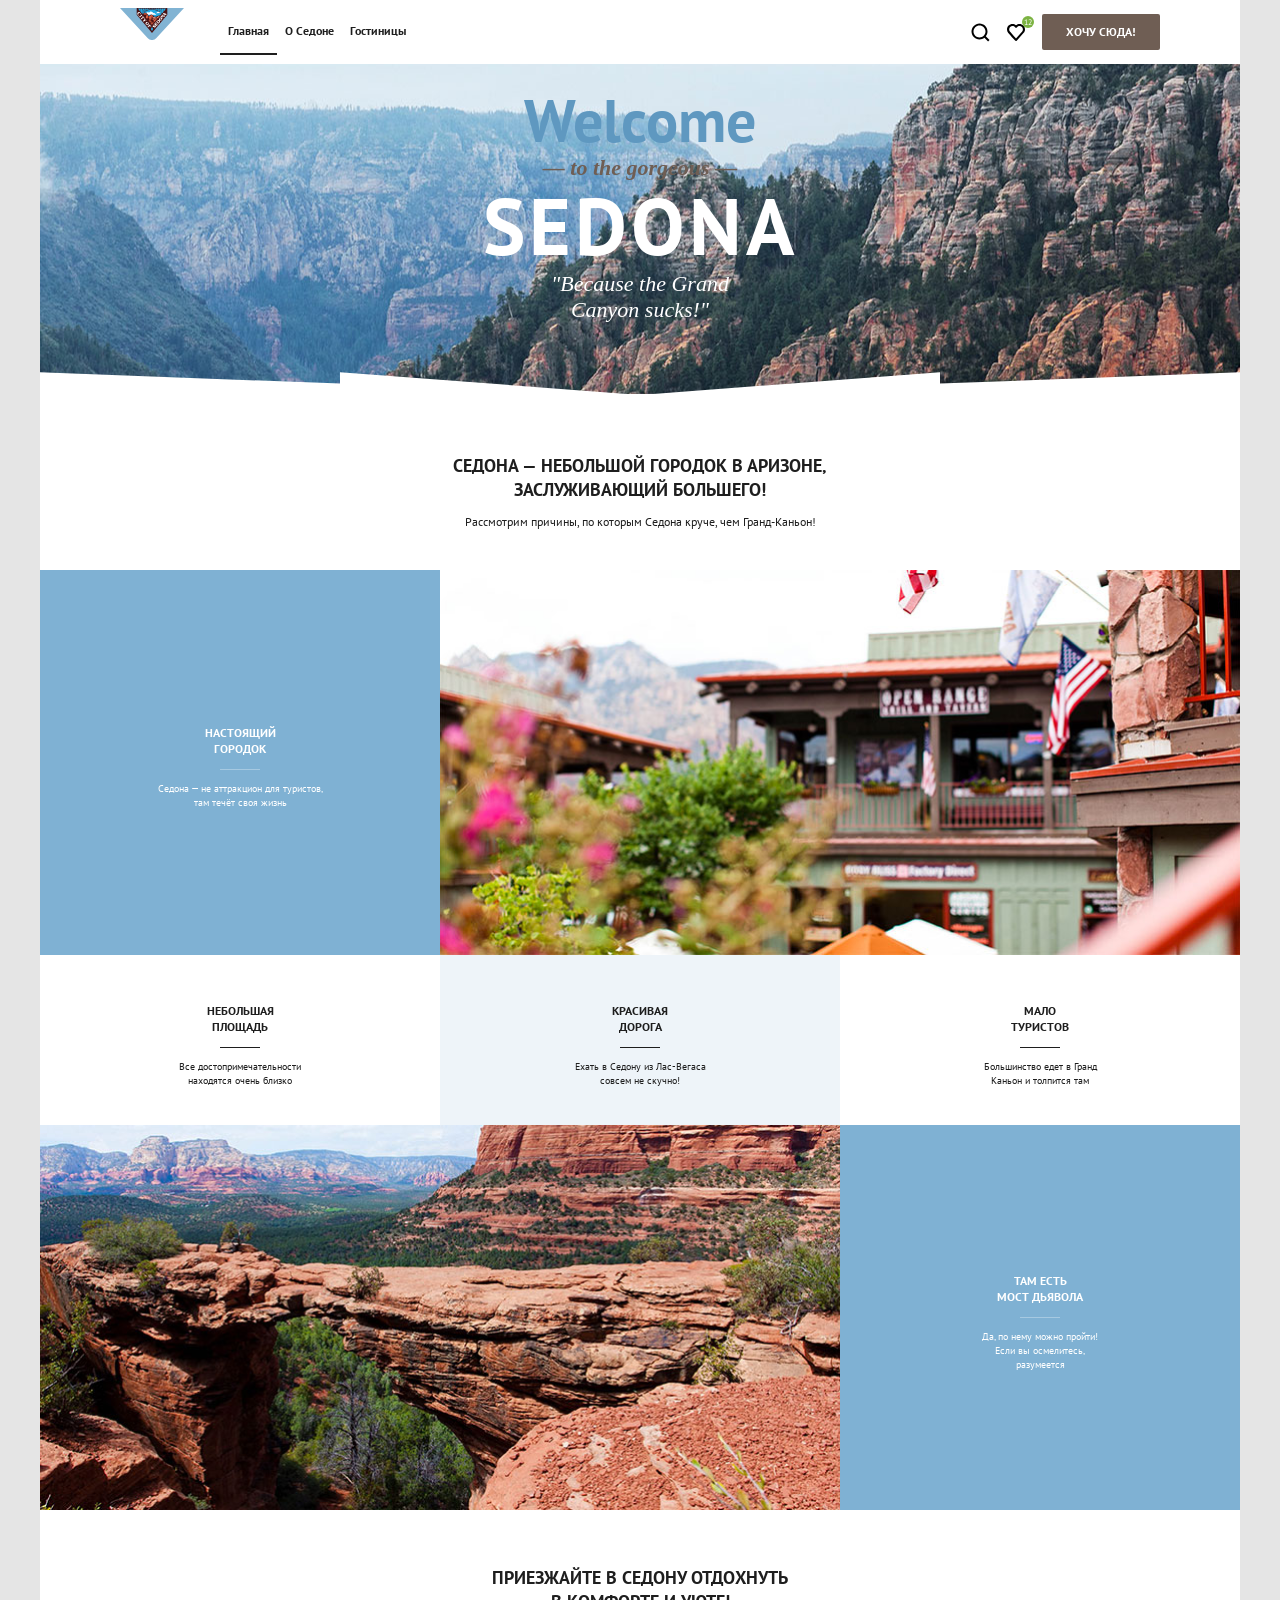
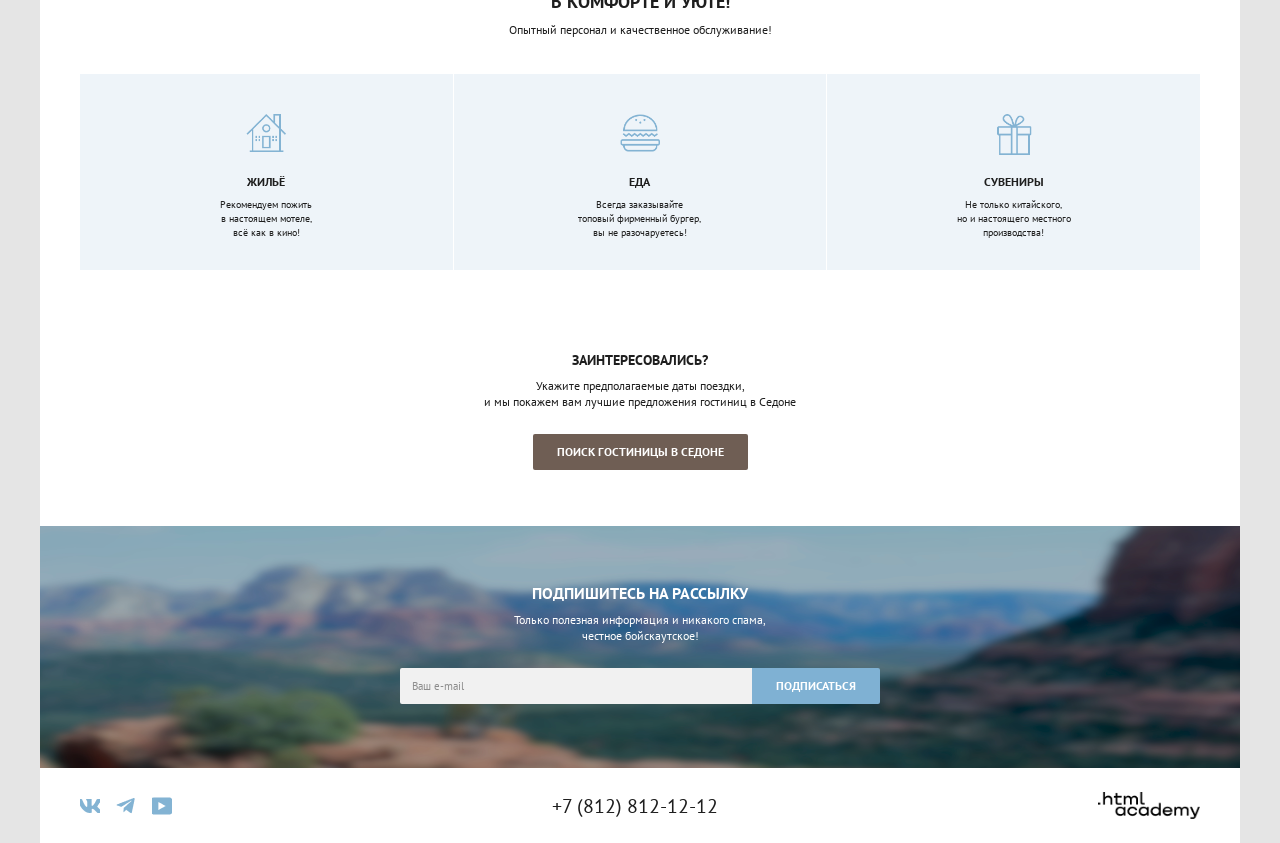
<file: index.html>
<!DOCTYPE html>
<html lang="ru">
  <head>
    <meta charset="utf-8">
    <meta name="viewport" content="width=device-width, initial-scale=1">
    <title>HTML Academy: Седона</title>
    <link rel="preload" href="fonts/ptsans-400.woff2" as="font" type="font/woff2" crossorigin>
  <link rel="preload" href="fonts/ptsans-700.woff2" as="font" type="font/woff2" crossorigin>
  <link rel="stylesheet" href="styles/styles.css">
</head>
<body>
  <header class="page-header">
    <div class="page-header__wrapper">
      <a class="logo" href="index.html">
        <img src="images/logo.svg" width="64" height="48" alt="Логотип Седоны.">
      </a>
      <nav class="main-nav">
        <ul class="main-nav__list">
          <li class="main-nav__item"><a class="main-nav__link main-nav__link--current" href="index.html">Главная</a></li>
          <li class="main-nav__item"><a class="main-nav__link" href="#">О Седоне</a></li>
          <li class="main-nav__item"><a class="main-nav__link" href="catalog.html">Гостиницы</a></li>
        </ul>
      </nav>
      <ul class="user-nav">
        <li class="user-nav__item">
          <a class="user-nav__button user-nav__button--search" href="#search-modal">
            <span class="visually-hidden">Поиск гостиницы</span>
          </a>
        </li>
        <li class="user-nav__item">
          <a class="user-nav__link user-nav__link--favorites" href="#">
            <span class="visually-hidden">Избранное:</span>
            <span class="user-nav__counter">12</span>
          </a>
        </li>
        <li class="user-nav__item">
          <a class="button button--brown" href="#">Хочу сюда!</a>
        </li>
      </ul>
    </div>
  </header>

  <main class="page-main">
    <section class="hero hero::after">
      <div class="hero__wrapper">
        <p class="hero__welcome">Welcome <span class="hero__welcome-sub">— to the gorgeous —</span></p>
        <h1 class="hero__title">Sedona</h1>
        <p class="hero__slogan">"Because the Grand <br>Canyon sucks!"</p>
      </div>
    </section>

    <section class="intro">
      <h2 class="intro__title">Седона — небольшой городок в Аризоне,<br> заслуживающий большего!</h2>
      <p class="intro__text">Рассмотрим причины, по которым Седона круче, чем Гранд-Каньон!</p>
    </section>

    <section class="reasons">
      <h2 class="visually-hidden">Почему Седона</h2>
      <ul class="reasons__list">
        <li class="reasons__item reasons__item--tile reasons__item--tile-first">
          <h3 class="reasons__title">Настоящий<br> городок</h3>
          <p class="reasons__text">Седона — не аттракцион для туристов,<br> там течёт своя жизнь</p>
        </li>
        <li class="reasons__item reasons__item--photo-top">
          <img class="reasons__image" src="images/town.png" alt="Улица Седоны с цветами и сувенирными лавками.">
        </li>
        <li class="reasons__item reasons__item--feature">
          <h3 class="reasons__title">Небольшая<br> площадь</h3>
          <p class="reasons__text">Все достопримечательности <br>находятся очень близко</p>
        </li>
        <li class="reasons__item reasons__item--feature reasons__item--feature-accent">
          <h3 class="reasons__title">Красивая <br>дорога</h3>
          <p class="reasons__text">Ехать в Седону из Лас-Вегаса<br> совсем не скучно!</p>
        </li>
        <li class="reasons__item reasons__item--feature">
          <h3 class="reasons__title">Мало <br>туристов</h3>
          <p class="reasons__text">Большинство едет в Гранд <br>Каньон и толпится там</p>
        </li>
        <li class="reasons__item reasons__item--photo-bottom">
          <img class="reasons__image" src="images/bridge.png" alt="Красные скалы Седоны на закате.">
        </li>
        <li class="reasons__item reasons__item--tile reasons__item--tile-last">
          <h3 class="reasons__title">Там есть<br> мост Дьявола</h3>
          <p class="reasons__text">Да, по нему можно пройти!<br> Если вы осмелитесь, <br>разумеется</p>
        </li>
      </ul>
    </section>

    <section class="comfort">
      <h2 class="comfort__title">Приезжайте в Седону отдохнуть<br> в комфорте и уюте!</h2>
      <p class="comfort__text">Опытный персонал и качественное обслуживание!</p>
      <ul class="comfort__list">
        <li class="comfort__item comfort__item--home">
          <h3 class="comfort__item-title">Жильё</h3>
          <p class="comfort__item-text">Рекомендуем пожить <br>в настоящем мотеле, <br>всё как в кино!</p>
        </li>
        <li class="comfort__item comfort__item--food">
          <h3 class="comfort__item-title">Еда</h3>
          <p class="comfort__item-text">Всегда заказывайте <br>топовый фирменный бургер,<br> вы не разочаруетесь!</p>
        </li>
        <li class="comfort__item comfort__item--gifts">
          <h3 class="comfort__item-title">Сувениры</h3>
          <p class="comfort__item-text">Не только китайского,<br> но и настоящего местного<br> производства!</p>
        </li>
      </ul>
    </section>

    <section class="interest">
      <h2 class="interest__title">Заинтересовались?</h2>
      <p class="interest__text">Укажите предполагаемые даты поездки,<br> и мы покажем вам лучшие предложения гостиниц в Седоне</p>
      <a class="button button--brown button--wide" href="#search-modal">Поиск гостиницы в Седоне</a>
    </section>

    <section class="subscribe">
      <h2 class="subscribe__title">Подпишитесь на рассылку</h2>
      <p class="subscribe__text">Только полезная информация и никакого спама,<br> честное бойскаутское!</p>
      <form class="subscribe__form" action="https://echo.htmlacademy.ru/" method="post">
        <label class="visually-hidden" for="subscribe-email">Ваш e-mail</label>
        <input class="subscribe__input" id="subscribe-email" type="email" name="email" placeholder="Ваш e-mail" required>
        <button class="button button--blue" type="submit">Подписаться</button>
      </form>
    </section>
  </main>

  <footer class="page-footer">
    <div class="page-footer__wrapper">
      <ul class="social">
        <li class="social__item">
          <a class="social__link social__link--vk" href="https://vk.com/htmlacademy"><span class="visually-hidden">Вконтакте</span></a>
        </li>
        <li class="social__item">
          <a class="social__link social__link--tg" href="https://t.me/htmlacademy"><span class="visually-hidden">Телеграм</span></a>
        </li>
        <li class="social__item">
          <a class="social__link social__link--yt" href="https://www.youtube.com/user/htmlacademyru"><span class="visually-hidden">Ютуб</span></a>
        </li>
      </ul>
      <a class="page-footer__phone" href="tel:+78128121212">+7 (812) 812-12-12</a>
      <a class="page-footer__academy" href="https://htmlacademy.ru/">
        <img src="images/logo_htmlacademy.png" width="102" height="27" alt="Логотип HTML Academy.">
      </a>
    </div>
  </footer>

  <div class="modal" id="search-modal">
    <section class="modal__window" role="dialog" aria-modal="true" aria-labelledby="modal-title">
      <h2 class="modal__title" id="modal-title">Поиск гостиницы в Седоне</h2>
      <a class="modal__close" href="#!"><span class="visually-hidden">Закрыть окно</span></a>
      <form class="search-form" action="https://echo.htmlacademy.ru/" method="post">
        <div class="search-form__field">
          <label class="search-form__label" for="date-in">Дата заезда:</label>
          <input class="search-form__input" id="date-in" type="text" name="date-in" value="27 апреля 2020" required>
          <p class="search-form__error">Мы не можем отправить вас в прошлое.</p>
        </div>
        <div class="search-form__field">
          <label class="search-form__label" for="date-out">Дата выезда:</label>
          <input class="search-form__input" id="date-out" type="text" name="date-out" value="1 сентября 2023" required>
          <p class="search-form__hint">На эти даты есть свободные номера. Пока есть.</p>
        </div>
        <div class="search-form__counters">
          <div class="search-form__counter">
            <label class="search-form__label" for="adults">Взрослые:</label>
            <div class="stepper">
              <button class="stepper__button stepper__button--minus" type="button"><span class="visually-hidden">Уменьшить</span></button>
              <input class="stepper__input" id="adults" type="number" name="adults" min="1" value="2">
              <button class="stepper__button stepper__button--plus" type="button"><span class="visually-hidden">Увеличить</span></button>
            </div>
          </div>
          <div class="search-form__counter">
            <label class="search-form__label" for="kids">Дети:</label>
            <span class="search-form__info-wrap">
              <button class="search-form__info" type="button" aria-describedby="kids-popover">
                <span aria-hidden="true">i</span>
                <span class="visually-hidden">Подсказка</span>
              </button>
              <span class="popover" id="kids-popover" role="tooltip">Укажите количество детей, которые будут с вами, возраст которых от 6 до 18 лет. Дети до 6 лет размещаются бесплатно.</span>
            </span>
            <div class="stepper">
              <button class="stepper__button stepper__button--minus" type="button"><span class="visually-hidden">Уменьшить</span></button>
              <input class="stepper__input" id="kids" type="number" name="kids" min="0" value="2">
              <button class="stepper__button stepper__button--plus" type="button"><span class="visually-hidden">Увеличить</span></button>
            </div>
          </div>
        </div>
        <button class="button button--blue button--wide button--large" type="submit">Найти гостиницу</button>
      </form>
    </section>
  </div>
</body>
</html>
</file>
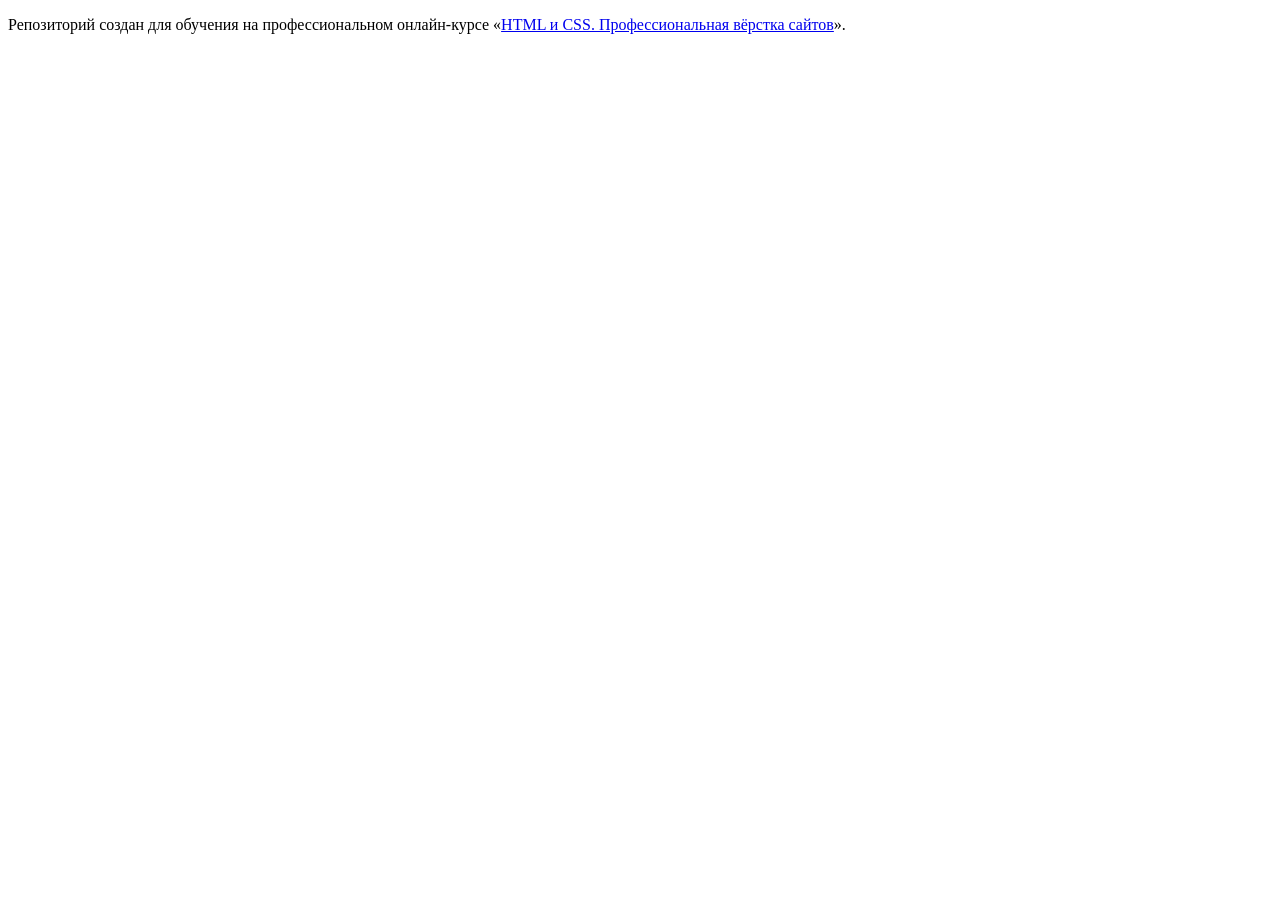
<file: 1/index.html>
<!DOCTYPE html>
<html lang="ru">
  <head>
    <meta charset="utf-8">
    <title>HTML Academy: Седона</title>
    <base href="https://htmlacademy-univer-htmlcss-1.github.io/2672525-sedona-2/1/">
</head>
  <body>

    <p>Репозиторий создан для обучения на профессиональном онлайн‑курсе «<a href="https://htmlacademy.ru/intensive/htmlcss">HTML и CSS. Профессиональная вёрстка сайтов</a>».</p>

  </body>
</html>
</file>
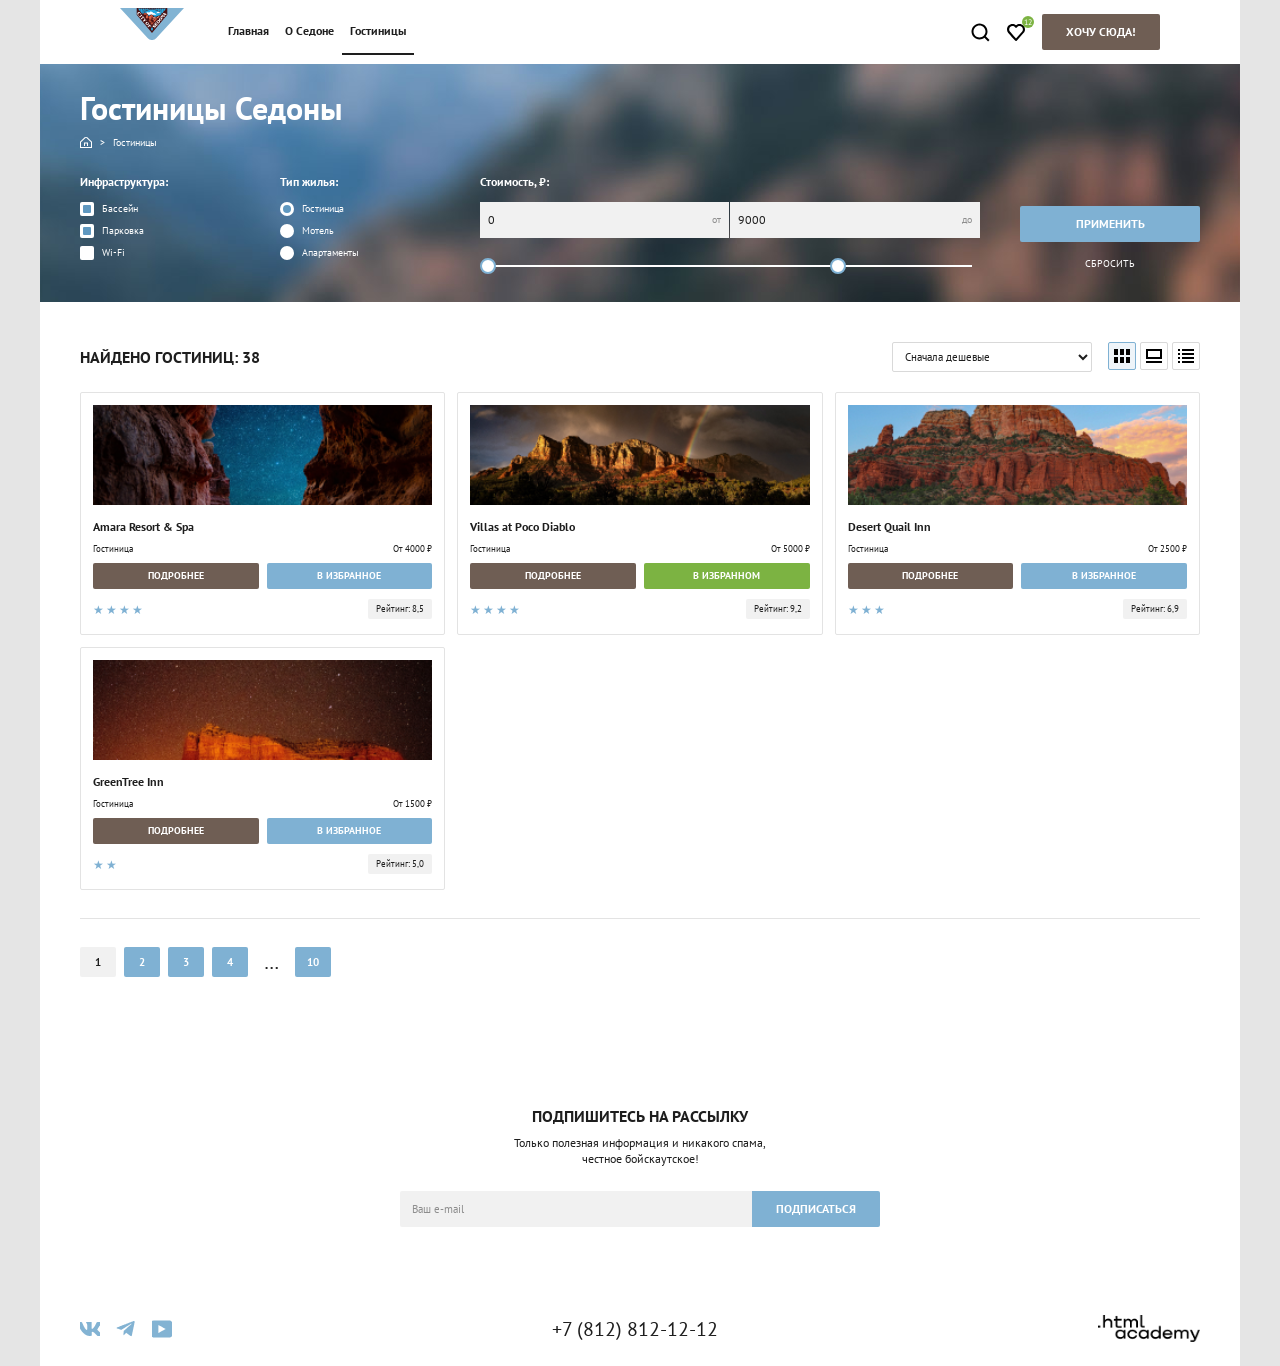
<file: catalog.html>
<!DOCTYPE html>
<html lang="ru">
<head>
  <meta charset="utf-8">
  <meta name="viewport" content="width=device-width, initial-scale=1">
  <title>Гостиницы Седоны</title>
  <link rel="preload" href="fonts/ptsans-400.woff2" as="font" type="font/woff2" crossorigin>
  <link rel="preload" href="fonts/ptsans-700.woff2" as="font" type="font/woff2" crossorigin>
  <link rel="stylesheet" href="styles/styles.css">
</head>
<body>
  <header class="page-header">
    <div class="page-header__wrapper">
      <a class="logo" href="index.html">
        <img src="images/logo.svg" width="64" height="48" alt="Логотип Седоны.">
      </a>
      <nav class="main-nav">
        <ul class="main-nav__list">
          <li class="main-nav__item"><a class="main-nav__link" href="index.html">Главная</a></li>
          <li class="main-nav__item"><a class="main-nav__link" href="#">О Седоне</a></li>
          <li class="main-nav__item"><a class="main-nav__link main-nav__link--current" href="catalog.html">Гостиницы</a></li>
        </ul>
      </nav>
      <ul class="user-nav">
        <li class="user-nav__item">
          <button class="user-nav__button user-nav__button--search" type="button">
            <span class="visually-hidden">Поиск гостиницы</span>
          </button>
        </li>
        <li class="user-nav__item">
          <a class="user-nav__link user-nav__link--favorites" href="#">
            <span class="visually-hidden">Избранное:</span>
            <span class="user-nav__counter">12</span>
          </a>
        </li>
        <li class="user-nav__item">
          <a class="button button--brown" href="#">Хочу сюда!</a>
        </li>
      </ul>
    </div>
  </header>

  <main class="page-main">
    <section class="catalog-hero">
      <div class="catalog-hero__wrapper">
        <h1 class="catalog-hero__title">Гостиницы Седоны</h1>
        <ul class="breadcrumbs">
          <li class="breadcrumbs__item"><a class="breadcrumbs__link breadcrumbs__link--home" href="index.html"><span class="visually-hidden">Главная</span></a></li>
          <li class="breadcrumbs__item">Гостиницы</li>
        </ul>

        <form class="filter" action="https://echo.htmlacademy.ru/" method="post">
          <fieldset class="filter__group">
            <legend class="filter__legend">Инфраструктура:</legend>
            <label class="check">
              <input class="check__input visually-hidden" type="checkbox" name="infrastructure" value="pool" checked>
              <span class="check__box"></span>
              <span class="check__text">Бассейн</span>
            </label>
            <label class="check">
              <input class="check__input visually-hidden" type="checkbox" name="infrastructure" value="parking" checked>
              <span class="check__box"></span>
              <span class="check__text">Парковка</span>
            </label>
            <label class="check">
              <input class="check__input visually-hidden" type="checkbox" name="infrastructure" value="wifi">
              <span class="check__box"></span>
              <span class="check__text">Wi-Fi</span>
            </label>
          </fieldset>

          <fieldset class="filter__group">
            <legend class="filter__legend">Тип жилья:</legend>
            <label class="check check--radio">
              <input class="check__input visually-hidden" type="radio" name="type" value="hotel" checked>
              <span class="check__box"></span>
              <span class="check__text">Гостиница</span>
            </label>
            <label class="check check--radio">
              <input class="check__input visually-hidden" type="radio" name="type" value="motel">
              <span class="check__box"></span>
              <span class="check__text">Мотель</span>
            </label>
            <label class="check check--radio">
              <input class="check__input visually-hidden" type="radio" name="type" value="apartments">
              <span class="check__box"></span>
              <span class="check__text">Апартаменты</span>
            </label>
          </fieldset>

          <fieldset class="filter__group filter__group--price">
            <legend class="filter__legend">Стоимость, ₽:</legend>
            <div class="price">
              <label class="price__field">
                <span class="price__label">от</span>
                <input class="price__input" type="number" name="price-min" min="0" max="9000" value="0">
              </label>
              <label class="price__field">
                <span class="price__label">до</span>
                <input class="price__input" type="number" name="price-max" min="0" max="9000" value="9000">
              </label>
            </div>
            <div class="range">
              <input class="range__input" type="range" name="range-min" min="0" max="9000" value="0" aria-label="Минимальная стоимость">
              <input class="range__input" type="range" name="range-max" min="0" max="9000" value="6500" aria-label="Максимальная стоимость">
            </div>
          </fieldset>

          <div class="filter__buttons">
            <button class="button button--blue button--wide" type="submit">Применить</button>
            <button class="filter__reset" type="reset">Сбросить</button>
          </div>
        </form>
      </div>
    </section>

    <section class="catalog">
      <div class="catalog__top">
        <h2 class="catalog__title">Найдено гостиниц: 38</h2>
        <div class="catalog__controls">
          <label class="visually-hidden" for="sort">Сортировка</label>
          <select class="catalog__sort" id="sort" name="sort">
            <option value="price-asc" selected>Сначала дешевые</option>
            <option value="price-desc">Сначала дорогие</option>
            <option value="rating">По рейтингу</option>
          </select>
          <ul class="view-switch">
            <li><button class="view-switch__button view-switch__button--grid view-switch__button--active" type="button"><span class="visually-hidden">Плитка</span></button></li>
            <li><button class="view-switch__button view-switch__button--cards" type="button"><span class="visually-hidden">Крупные карточки</span></button></li>
            <li><button class="view-switch__button view-switch__button--list" type="button"><span class="visually-hidden">Список</span></button></li>
          </ul>
        </div>
      </div>

      <ul class="catalog__list">
        <li class="card">
          <img class="card__image" src="images/hotel-1.png" alt="Скалы в Седоне ночью, вид из пещеры.">
          <h3 class="card__title">Amara Resort &amp; Spa</h3>
          <p class="card__type">Гостиница</p>
          <p class="card__price">От 4000 ₽</p>
          <a class="button button--brown button--small card__more" href="#">Подробнее</a>
          <button class="button button--blue button--small card__fav" type="button">В избранное</button>
          <p class="card__stars stars stars--4"><span class="visually-hidden">4 звезды</span></p>
          <p class="card__rating">Рейтинг: 8,5</p>
        </li>
        <li class="card">
          <img class="card__image" src="images/hotel-2.png" alt="Villas at Poco Diablo на фоне ночного неба.">
          <h3 class="card__title">Villas at Poco Diablo</h3>
          <p class="card__type">Гостиница</p>
          <p class="card__price">От 5000 ₽</p>
          <a class="button button--brown button--small card__more" href="#">Подробнее</a>
          <button class="button button--green button--small card__fav" type="button">В избранном</button>
          <p class="card__stars stars stars--4"><span class="visually-hidden">4 звезды</span></p>
          <p class="card__rating">Рейтинг: 9,2</p>
        </li>
        <li class="card">
          <img class="card__image" src="images/hotel-3.png" alt="Красная скала над отелем Desert Quail Inn.">
          <h3 class="card__title">Desert Quail Inn</h3>
          <p class="card__type">Гостиница</p>
          <p class="card__price">От 2500 ₽</p>
          <a class="button button--brown button--small card__more" href="#">Подробнее</a>
          <button class="button button--blue button--small card__fav" type="button">В избранное</button>
          <p class="card__stars stars stars--3"><span class="visually-hidden">3 звезды</span></p>
          <p class="card__rating">Рейтинг: 6,9</p>
        </li>
        <li class="card">
          <img class="card__image" src="images/hotel-4.png" alt="Скала на закате над GreenTree Inn.">
          <h3 class="card__title">GreenTree Inn</h3>
          <p class="card__type">Гостиница</p>
          <p class="card__price">От 1500 ₽</p>
          <a class="button button--brown button--small card__more" href="#">Подробнее</a>
          <button class="button button--blue button--small card__fav" type="button">В избранное</button>
          <p class="card__stars stars stars--2"><span class="visually-hidden">2 звезды</span></p>
          <p class="card__rating">Рейтинг: 5,0</p>
        </li>
      </ul>

      <nav class="pagination" aria-label="Страницы каталога">
        <ul class="pagination__list">
          <li><a class="pagination__link pagination__link--current" href="#" aria-current="page">1</a></li>
          <li><a class="pagination__link" href="#">2</a></li>
          <li><a class="pagination__link" href="#">3</a></li>
          <li><a class="pagination__link" href="#">4</a></li>
          <li class="pagination__dots">…</li>
          <li><a class="pagination__link" href="#">10</a></li>
        </ul>
      </nav>
    </section>

    <section class="subscribe subscribe--plain">
      <h2 class="subscribe__title">Подпишитесь на рассылку</h2>
      <p class="subscribe__text">Только полезная информация и никакого спама,<br> честное бойскаутское!</p>
      <form class="subscribe__form" action="https://echo.htmlacademy.ru/" method="post">
        <label class="visually-hidden" for="subscribe-email">Ваш e-mail</label>
        <input class="subscribe__input" id="subscribe-email" type="email" name="email" placeholder="Ваш e-mail" required>
        <button class="button button--blue" type="submit">Подписаться</button>
      </form>
    </section>
  </main>

  <footer class="page-footer">
    <div class="page-footer__wrapper">
      <ul class="social">
        <li class="social__item">
          <a class="social__link social__link--vk" href="https://vk.com/htmlacademy"><span class="visually-hidden">Вконтакте</span></a>
        </li>
        <li class="social__item">
          <a class="social__link social__link--tg" href="https://t.me/htmlacademy"><span class="visually-hidden">Телеграм</span></a>
        </li>
        <li class="social__item">
          <a class="social__link social__link--yt" href="https://www.youtube.com/user/htmlacademyru"><span class="visually-hidden">Ютуб</span></a>
        </li>
      </ul>
      <a class="page-footer__phone" href="tel:+78128121212">+7 (812) 812-12-12</a>
      <a class="page-footer__academy" href="https://htmlacademy.ru/">
        <img src="images/logo_htmlacademy.png" width="102" height="27" alt="Логотип HTML Academy.">
      </a>
    </div>
  </footer>
</body>
</html>
</file>
<file: styles/styles.css>
/* Шрифты и базовая типографика*/
@font-face {
  font-family: "PT Sans";
  src: url("../fonts/ptsans-400.woff2") format("woff2");
  font-weight: 400;
  font-style: normal;
  font-display: swap;
}

@font-face {
  font-family: "PT Sans";
  src: url("../fonts/ptsans-700.woff2") format("woff2");
  font-weight: 700;
  font-style: normal;
  font-display: swap;
}

:root {
  --color-text: #1e1e1e;
  --color-white: #ffffff;
  --color-brown: #6f5e54;
  --color-brown-dark: #55463e;
  --color-blue: #7fb1d3;
  --color-blue-dark: #5f98c0;
  --color-blue-light: #eef4f9;
  --color-green: #7cb342;
  --color-grey: #f1f1f1;
  --color-grey-dark: #8d8d8d;
  --color-error: #d9372b;
  --page-width: 1200px;
}

html,
body {
  height: 100%; /*  Стики-футер */
}

body {
  display: flex;
  flex-direction: column;
  min-height: 100%;
  margin: 0;
  font-family: "PT Sans", "Arial", sans-serif;
  font-size: 20px;
  font-weight: 400;
  line-height: 20px;
  color: var(--color-text);
  background-color: #e5e5e5;
}

h1,
h2,
h3,
p,
ul {
  margin: 0;
  padding: 0;
}

ul {
  list-style-type: none; /*  Без булетов */
}

img {
  display: block;
  max-width: 100%;
}

a {
  color: inherit;
  text-decoration: none;
}

button,
input,
select {
  font: inherit;
  color: inherit;
}

/* Утилиты */
.visually-hidden {
  position: absolute;
  width: 1px;
  height: 1px;
  margin: -1px;
  padding: 0;
  overflow: hidden;
  clip: rect(0 0 0 0);
  white-space: nowrap;
  border: 0;
}

/* Страница */
.page-header,
.page-main,
.page-footer {
  width: 100%;
  max-width: var(--page-width);
  margin-right: auto;
  margin-left: auto;
  background-color: var(--color-white);
}

.page-main {
  flex-grow: 1; /* футер прижат к низу */
}

/* Кнопки*/
.button {
  display: inline-block;
  box-sizing: border-box;
  padding: 10px 24px;
  font-size: 12px;
  font-weight: 700;
  line-height: 16px;
  text-align: center;
  text-transform: uppercase;
  color: var(--color-white);
  background-color: var(--color-brown);
  border: none;
  border-radius: 2px;
  cursor: pointer;
}

.button--brown:hover,
.button--brown:focus-visible {
  background-color: var(--color-brown-dark);
}

.button--blue {
  background-color: var(--color-blue);
}

.button--blue:hover,
.button--blue:focus-visible {
  background-color: var(--color-blue-dark);
}

.button--green {
  background-color: var(--color-green);
}

.button--green:hover,
.button--green:focus-visible {
  background-color: #66972f;
}

.button:active {
  opacity: 0.7;
}

.button--wide {
  width: 100%;
}

.button--small {
  padding: 6px 8px;
  font-size: 10px;
  line-height: 14px;
}
.page-header {
  position: relative;
  z-index: 10;
}

.page-header__wrapper {
  position: relative;
  display: flex;
  align-items: center;
  justify-content: space-between;
  flex-wrap: wrap;
  padding: 0 80px;
  min-height: 64px;
}

.logo {
  position: absolute;
  top: 0;
  left: 80px;
  z-index: 10;
}

.main-nav {
  flex-grow: 1;
  margin-left: 100px;
}

.main-nav__list {
  display: flex;
  flex-wrap: wrap;
}

.main-nav__link {
  display: block;
  padding: 14px 8px;
  font-size: 12px;
  font-weight: 700;
  line-height: 16px;
}

.main-nav__link:hover,
.main-nav__link:focus-visible {
  color: var(--color-blue-dark);
}

.main-nav__link--current {
  border-bottom: 2px solid var(--color-text);
}

.main-nav__link--current:hover {
  color: inherit;
}

.user-nav {
  display: flex;
  align-items: center;
  flex-wrap: wrap;
  gap: 16px;
}

.user-nav__button,
.user-nav__link {
  position: relative;
  display: block;
  width: 20px;
  height: 20px;
  padding: 0;
  background-color: transparent;
  background-repeat: no-repeat;
  background-position: center;
  border: none;
  cursor: pointer;
}

.user-nav__button--search {
  background-image: url("../images/search.svg");
}

.user-nav__link--favorites {
  background-image: url("../images/heart.svg");
}

.user-nav__counter {
  position: absolute;
  top: -6px;
  right: -8px;
  min-width: 12px;
  font-size: 8px;
  line-height: 12px;
  text-align: center;
  color: var(--color-white);
  background-color: var(--color-green);
  border-radius: 6px;
}

.user-nav__button:hover,
.user-nav__link:hover {
  opacity: 0.6;
}

/*Главная: hero */
.hero {
  position: relative;
  display: flex;
  justify-content: center;
  min-height: 330px;
  background-color: #8e6f5e;
  background-image: url("../images/Hero.png");
  background-position: center;
  background-size: cover;
  background-repeat: no-repeat;
  color: var(--color-white);
}
.hero::after {
  content: "";
  position: absolute;
  bottom: -1px;
  left: 0;
  width: 100%;
  height: 57px;
  background-color: var(--color-white);
  z-index: 1;

  clip-path: polygon(
    0 60%,
    25% 80%,
    25% 60%,
    50% 100%,
    75% 60%,
    75% 80%,
    100% 60%,
    100% 100%,
    0 100%
  );
}

.hero__wrapper {
  display: flex;
  flex-direction: column;
  align-items: center;
  justify-content: center;
  padding: 10px 20px 60px;
  text-align: center;
}

.hero__welcome {
  font-size: 60px;
  font-weight: 700;
  line-height: 70px;
  color: var(--color-blue-dark);
}

.hero__welcome-sub {
  display: block;
  font-family: 'Times New Roman', Times, serif;
  font-style: italic;
  font-size: 22px;
  line-height: 26px;
  color: var(--color-brown);
}

.hero__title {
  font-size: 80px;
  font-weight: 700;
  line-height: 90px;
  text-transform: uppercase;
  letter-spacing: 0.05em;
}

.hero__slogan {
  font-size: 22px;
  font-family: 'Times New Roman', Times, serif;
  font-style: italic;
  line-height: 26px;
}

/* Главная: intro*/
.intro {
  padding: 60px 20px 40px;
  text-align: center;
}

.intro__title {
  max-width: 600px;
  margin: 0 auto 12px;
  font-size: 18px;
  font-weight: 700;
  line-height: 24px;
  text-transform: uppercase;
}

.intro__text {
  font-size: 12px;
  line-height: 16px;
}

/*  Главная: причины (грид)  */
.reasons__list {
  display: grid;
  grid-template-columns: repeat(3, 1fr);
}

.reasons__item {
  box-sizing: border-box;
  min-height: 170px;
  padding: 30px 30px 20px;
  text-align: center;
}

.reasons__item--tile {
  display: flex;
  flex-direction: column;
  justify-content: center;
  color: var(--color-white);
  background-color: var(--color-blue);
}
.reasons__item--tile {
  color: var(--color-white);
  background-color: var(--color-blue);
}

.reasons__item--tile-first {
  grid-column: 1 / 2;
}

.reasons__item--photo-top {
  grid-column: 2 / 4;
  padding: 0;
}

.reasons__item--feature-accent {
  background-color: var(--color-blue-light);
}

.reasons__item--photo-bottom {
  grid-column: 1 / 3;
  grid-row: 3;
  padding: 0;
}

.reasons__item--tile-last {
  grid-column: 3;
  grid-row: 3;
}

.reasons__item--feature {
  display: flex;
  flex-direction: column;
  align-items: center;
  padding-top: 48px;
  background-color: var(--color-white);
}

.reasons__item--feature-accent {
  background-color: var(--color-blue-light);
}

.reasons__item--tile .reasons__title::after {
  content: "";
  display: block;
  width: 40px;
  height: 1px;
  margin: 12px auto;
  background-color: rgba(255, 255, 255, 0.3);
}

.reasons__item--feature .reasons__title::after {
  content: "";
  display: block;
  width: 40px;
  height: 1px;
  margin: 12px auto;
  background-color: var(--color-text);
}

.reasons__image {
  width: 100%;
  height: 100%;
  min-height: 230px;
  object-fit: cover;
}

.reasons__title {
  font-size: 12px;
  font-weight: 700;
  line-height: 16px;
  text-transform: uppercase;
}

.reasons__text {
  font-size: 10px;
  line-height: 14px;
}

/* Главная: comfort */
.comfort {
  padding: 56px 40px 40px;
  text-align: center;
}

.comfort__title {
  max-width: 460px;
  margin: 0 auto 8px;
  font-size: 18px;
  font-weight: 700;
  line-height: 24px;
  text-transform: uppercase;
}

.comfort__text {
  margin-bottom: 36px;
  font-size: 12px;
  line-height: 16px;
}

.comfort__list {
  display: grid;
  grid-template-columns: repeat(3, 1fr);
  gap: 1px;
}

.comfort__item {
  padding: 100px 40px 30px;
  background-color: var(--color-blue-light);
  background-repeat: no-repeat;
  background-position: center 40px;
  background-size: 40px;
}

.comfort__item--home {
  background-image: url("../images/house-icon.png");
}

.comfort__item--food {
  background-image: url("../images/food-icon.png");
}

.comfort__item--gifts {
  background-image: url("../images/price-icon.png");
}

.comfort__item-title {
  margin-bottom: 8px;
  font-size: 12px;
  font-weight: 700;
  line-height: 16px;
  text-transform: uppercase;
}

.comfort__item-text {
  font-size: 10px;
  line-height: 14px;
}

/*Главная: interest */
.interest {
  display: flex;
  flex-direction: column;
  align-items: center;
  padding: 40px 20px 56px;
  text-align: center;
}

.interest__title {
  margin-bottom: 8px;
  font-size: 14px;
  font-weight: 700;
  line-height: 20px;
  text-transform: uppercase;
}

.interest__text {
  max-width: 340px;
  margin-bottom: 24px;
  font-size: 12px;
  line-height: 16px;
}

.interest .button {
  width: auto;
  min-width: 170px;
}

/* Подписка*/
.subscribe {
  display: flex;
  flex-direction: column;
  align-items: center;
  padding: 56px 20px 64px;
  text-align: center;
  color: var(--color-white);
  background-color: #6b7f94;
  background-image: url("../images/Subscribe.png");
  background-position: center;
  background-size: cover;
  background-repeat: no-repeat;
}

.subscribe--plain {
  color: var(--color-text);
  background: none;
}

.subscribe__title {
  margin-bottom: 8px;
  font-size: 16px;
  font-weight: 700;
  line-height: 22px;
  text-transform: uppercase;
}

.subscribe__text {
  max-width: 280px;
  margin-bottom: 24px;
  font-size: 12px;
  line-height: 16px;
}

.subscribe__form {
  display: flex;
  flex-wrap: wrap;
  justify-content: center;
  width: 100%;
  max-width: 480px;
}

.subscribe__input {
  flex-grow: 1;
  box-sizing: border-box;
  min-width: 200px;
  padding: 8px 12px;
  font-size: 11px;
  color: var(--color-text);
  background-color: var(--color-grey);
  border: none;
  border-radius: 2px 0 0 2px;
}

.subscribe__input::placeholder {
  color: var(--color-grey-dark);
}

.subscribe__form .button {
  border-radius: 0 2px 2px 0;
}

/*Футер  */
.page-footer__wrapper {
  display: flex;
  align-items: center;
  justify-content: space-between;
  flex-wrap: wrap;
  gap: 20px;
  padding: 24px 40px;
}

.social {
  display: flex;
  flex-wrap: wrap;
  gap: 16px;
}

.social__link {
  display: block;
  width: 20px;
  height: 20px;
  background-repeat: no-repeat;
  background-position: center;
}

.social__link--vk {
  background-image: url("../images/social-vk.png");
}

.social__link--tg {
  background-image: url("../images/social-telegram.png");
}

.social__link--yt {
  background-image: url("../images/social-youtube.png");
}

.social__link:hover,
.page-footer__academy:hover {
  opacity: 0.6;
}

.page-footer__phone {
  font-size: 20px;
  line-height: 26px;
}

/* фильтр  */
.catalog-hero {
  color: var(--color-white);
  background-color: #6d5a52;
  background-image: url("../images/Hero-hostel.png");
  background-position: center;
  background-size: cover;
  background-repeat: no-repeat;
}

.catalog-hero__wrapper {
  padding: 24px 40px 28px;
}

.catalog-hero__title {
  margin-bottom: 8px;
  font-size: 32px;
  font-weight: 700;
  line-height: 40px;
}

.breadcrumbs {
  display: flex;
  align-items: center;
  flex-wrap: wrap;
  gap: 8px;
  margin-bottom: 24px;
  font-size: 10px;
  line-height: 14px;
}

.breadcrumbs__item + .breadcrumbs__item::before {
  content: ">";
  margin-right: 8px;
}

.breadcrumbs__link--home {
  display: block;
  width: 12px;
  height: 12px;
  background: url("../images/home.svg") no-repeat center;
}

.filter {
  display: grid;
  grid-template-columns: 160px 160px 1fr 180px;
  gap: 24px 40px;
}

.filter__group {
  min-width: 0;
  margin: 0;
  padding: 0;
  border: none;
}

.filter__legend {
  margin-bottom: 12px;
  padding: 0;
  font-size: 12px;
  font-weight: 700;
  line-height: 16px;
}

.filter__buttons {
  display: flex;
  flex-direction: column;
  align-items: center;
  gap: 12px;
  align-self: end;
}

.filter__reset {
  padding: 0;
  font-size: 10px;
  text-transform: uppercase;
  background: none;
  border: none;
  cursor: pointer;
}

.filter__reset:hover {
  text-decoration: underline;
}

/* Чекбоксы и радио */
.check {
  position: relative;
  display: flex;
  align-items: center;
  gap: 8px;
  margin-bottom: 8px;
  font-size: 10px;
  line-height: 14px;
  cursor: pointer;
}

.check__box {
  position: relative;
  flex-shrink: 0;
  box-sizing: border-box;
  width: 14px;
  height: 14px;
  background-color: var(--color-white);
  border-radius: 2px;
}

.check--radio .check__box {
  border-radius: 50%;
}

.check__input:checked + .check__box::after {
  content: "";
  position: absolute;
  top: 3px;
  left: 3px;
  width: 8px;
  height: 8px;
  background-color: var(--color-blue-dark);
  border-radius: 1px;
}

.check--radio .check__input:checked + .check__box::after {
  border-radius: 50%;
}

.check__input:focus-visible + .check__box {
  outline: 2px solid var(--color-blue);
  outline-offset: 2px;
}

.check:hover .check__box {
  box-shadow: 0 0 0 2px rgba(255, 255, 255, 0.4);
}

/* Цена */
.price {
  display: flex;
  gap: 1px;
  margin-bottom: 20px;
}

.price__field {
  display: flex;
  align-items: center;
  flex-grow: 1;
  min-width: 0;
  color: var(--color-text);
  background-color: var(--color-grey);
}

.price__label {
  padding: 0 8px;
  font-size: 10px;
  color: var(--color-grey-dark);
  order: 2;
}

.price__input {
  flex-grow: 1;
  box-sizing: border-box;
  width: 100%;
  min-width: 0;
  padding: 8px;
  font-size: 12px;
  background: none;
  border: none;
  -moz-appearance: textfield;
  appearance: textfield;
}

.price__input::-webkit-outer-spin-button,
.price__input::-webkit-inner-spin-button {
  margin: 0;
  -webkit-appearance: none;
  appearance: none;
}

/* Range-слайдер на двух инпутах */
.range {
  position: relative;
  height: 16px;
  margin: 0 8px;
}

.range::before {
  content: "";
  position: absolute;
  top: 7px;
  right: 0;
  left: 0;
  height: 2px;
  background-color: var(--color-white);
}

.range__input {
  position: absolute;
  top: 0;
  left: -8px;
  width: calc(100% + 16px);
  height: 16px;
  margin: 0;
  background: none;
  pointer-events: none;
  -webkit-appearance: none;
  appearance: none;
}

.range__input::-webkit-slider-runnable-track {
  height: 16px;
  background: none;
}

.range__input::-moz-range-track {
  height: 16px;
  background: none;
}

.range__input::-webkit-slider-thumb {
  box-sizing: border-box;
  width: 16px;
  height: 16px;
  background-color: var(--color-white);
  border: 2px solid var(--color-blue);
  border-radius: 50%;
  cursor: pointer;
  pointer-events: auto;
  -webkit-appearance: none;
  appearance: none;
}

.range__input::-moz-range-thumb {
  box-sizing: border-box;
  width: 16px;
  height: 16px;
  background-color: var(--color-white);
  border: 2px solid var(--color-blue);
  border-radius: 50%;
  cursor: pointer;
  pointer-events: auto;
}

.range__input:focus-visible {
  outline: none;
}

.range__input:focus-visible::-webkit-slider-thumb {
  outline: 2px solid var(--color-text);
}

.range__input:focus-visible::-moz-range-thumb {
  outline: 2px solid var(--color-text);
}

/*Каталог: список  */
.catalog {
  padding: 40px 40px 0;
}

.catalog__top {
  display: flex;
  align-items: center;
  justify-content: space-between;
  flex-wrap: wrap;
  gap: 16px;
  margin-bottom: 20px;
}

.catalog__title {
  font-size: 16px;
  font-weight: 700;
  line-height: 22px;
  text-transform: uppercase;
}

.catalog__controls {
  display: flex;
  align-items: center;
  gap: 16px;
}

.catalog__sort {
  box-sizing: border-box;
  width: 200px;
  padding: 6px 8px;
  font-size: 11px;
  background-color: var(--color-white);
  border: 1px solid #d9d9d9;
  border-radius: 2px;
}

.view-switch {
  display: flex;
  gap: 4px;
}

.view-switch__button {
  width: 28px;
  height: 28px;
  padding: 0;
  background-color: var(--color-white);
  background-repeat: no-repeat;
  background-position: center;
  border: 1px solid #d9d9d9;
  border-radius: 2px;
  cursor: pointer;
}

.view-switch__button--grid {
  background-image: url("../images/icon-view-grid.svg");
}

.view-switch__button--cards {
  background-image: url("../images/icon-view-cards.svg");
}

.view-switch__button--list {
  background-image: url("../images/icon-view-list.svg");
}

.view-switch__button--active,
.view-switch__button:hover {
  background-color: var(--color-blue-light);
  border-color: var(--color-blue);
}

.catalog__list {
  display: grid;
  grid-template-columns: repeat(3, 1fr);
  gap: 12px;
  padding-bottom: 28px;
  border-bottom: 1px solid #e3e3e3;
}

.card {
  display: grid;
  grid-template-columns: 1fr 1fr;
  grid-template-rows: auto auto auto auto auto;
  align-items: center;
  gap: 8px;
  padding: 12px 12px 14px;
  border: 1px solid #e3e3e3;
  border-radius: 2px;
}

.card__image {
  grid-column: 1 / -1;
  width: 100%;
  height: 100px;
  object-fit: cover;
  background-color: var(--color-blue-light);
}

.card__title {
  grid-column: 1 / -1;
  margin-top: 6px;
  font-size: 12px;
  font-weight: 700;
  line-height: 16px;
}

.card__type,
.card__price {
  font-size: 9px;
  line-height: 12px;
}

.card__price {
  text-align: right;
}

.card__more,
.card__fav {
  width: 100%;
}

.card__rating {
  justify-self: end;
  padding: 4px 8px;
  font-size: 9px;
  line-height: 12px;
  background-color: var(--color-grey);
  border-radius: 2px;
}

.stars::before {
  color: var(--color-blue);
  font-size: 12px;
  letter-spacing: 2px;
}

.stars--2::before {
  content: "★★";
}

.stars--3::before {
  content: "★★★";
}

.stars--4::before {
  content: "★★★★";
}

.stars--5::before {
  content: "★★★★★";
}

/* Пагинация */
.pagination {
  padding: 28px 0 72px;
}

.pagination__list {
  display: flex;
  align-items: center;
  flex-wrap: wrap;
  gap: 8px;
}

.pagination__link {
  display: block;
  min-width: 20px;
  padding: 8px;
  font-size: 11px;
  font-weight: 700;
  line-height: 14px;
  text-align: center;
  color: var(--color-white);
  background-color: var(--color-blue);
  border-radius: 2px;
}

.pagination__link:hover,
.pagination__link:focus-visible {
  background-color: var(--color-blue-dark);
}

.pagination__link--current {
  color: var(--color-text);
  background-color: var(--color-grey);
}

.pagination__link--current:hover {
  background-color: var(--color-grey);
}

.pagination__dots {
  padding: 0 8px;
}

/*9. Модальное окно, поповер, степпер */
.modal {
  position: fixed;
  top: 0;
  right: 0;
  bottom: 0;
  left: 0;
  z-index: 10;
  display: none;
  align-items: center;
  justify-content: center;
  padding: 20px;
  background-color: rgba(255, 255, 255, 0.75);
  overflow-y: auto;
}

.modal--show,
.modal:target {
  display: flex;
}

.modal__window {
  position: relative;
  box-sizing: border-box;
  width: 100%;
  max-width: 500px;
  margin: auto;
  padding: 44px 48px 48px;
  background-color: var(--color-white);
  border-radius: 24px;
  box-shadow: 0 12px 40px rgba(0, 0, 0, 0.18);
}

.modal__title {
  margin-bottom: 40px;
  padding-right: 48px;
  font-size: 22px;
  font-weight: 700;
  line-height: 28px;
  text-transform: uppercase;
}

.modal__close {
  position: absolute;
  top: 40px;
  right: 40px;
  width: 36px;
  height: 36px;
  padding: 0;
  background-color: var(--color-grey);
  background-image: url("../images/cross.svg");
  background-position: center;
  background-repeat: no-repeat;
  border: none;
  border-radius: 50%;
  cursor: pointer;
}

.modal__close:hover {
  background-color: #dcdcdc;
}

.search-form {
  display: grid;
  gap: 24px;
}

.search-form__field {
  display: grid;
  grid-template-columns: 95px 1fr;
  align-items: center;
  gap: 6px 0;
}

.search-form__label {
  font-size: 14px;
  font-weight: 700;
  line-height: 18px;
}

.search-form__input {
  box-sizing: border-box;
  width: 100%;
  height: 40px;
  padding: 0 40px 0 14px;
  font-size: 14px;
  font-weight: 700;
  background-color: var(--color-grey);
  background-image: url("../images/date.svg");
  background-position: right 14px center;
  background-repeat: no-repeat;
  border: none;
  border-radius: 4px;
}

.search-form__error,
.search-form__hint {
  grid-column: 2;
  font-size: 12px;
  line-height: 16px;
}

.search-form__error {
  color: #ff6b6b;
}

.search-form__counters {
  display: flex;
  align-items: center;
  justify-content: space-between;
  flex-wrap: wrap;
  gap: 16px;
}

.search-form__counter {
  display: flex;
  align-items: center;
  gap: 12px;
}

.search-form__counter .stepper {
  margin-left: 0;
}

.search-form__info-wrap {
  position: relative;
  display: inline-flex;
  margin-left: -4px;
}

.search-form__info {
  width: 20px;
  height: 20px;
  padding: 0;
  font-size: 12px;
  font-weight: 700;
  line-height: 20px;
  color: var(--color-white);
  background-color: var(--color-blue);
  border: none;
  border-radius: 50%;
  cursor: pointer;
}

.search-form__info:hover {
  background-color: var(--color-blue-dark);
}

.popover {
  position: absolute;
  top: calc(100% + 12px);
  left: 50%;
  z-index: 1;
  display: none;
  box-sizing: border-box;
  width: 180px;
  padding: 12px 14px;
  font-size: 12px;
  line-height: 16px;
  color: var(--color-white);
  background-color: #333;
  border-radius: 8px;
  box-shadow: 0 4px 16px rgba(0, 0, 0, 0.25);
  transform: translateX(-50%);
}

.search-form__info:hover + .popover,
.search-form__info:focus-visible + .popover {
  display: block;
}

.button--large {
  padding: 14px 24px;
  font-size: 14px;
  line-height: 18px;
  border-radius: 8px;
}

/* Степпер количества */
.stepper {
  display: flex;
  align-items: center;
  box-sizing: border-box;
  width: 108px;
  height: 40px;
  background-color: var(--color-grey);
  border-radius: 4px;
}

.stepper__input {
  box-sizing: border-box;
  width: 36px;
  min-width: 0;
  padding: 0;
  font-size: 14px;
  font-weight: 700;
  text-align: center;
  background: none;
  border: none;
  -moz-appearance: textfield;
  appearance: textfield;
}

.stepper__input::-webkit-outer-spin-button,
.stepper__input::-webkit-inner-spin-button {
  margin: 0;
  -webkit-appearance: none;
  appearance: none;
}

.stepper__button {
  position: relative;
  width: 36px;
  height: 40px;
  padding: 0;
  background: none;
  border: none;
  cursor: pointer;
}

.stepper__button::before,
.stepper__button--plus::after {
  content: "";
  position: absolute;
  top: 50%;
  left: 50%;
  width: 10px;
  height: 2px;
  background-color: #b8b8b8;
  transform: translate(-50%, -50%);
}

.stepper__button--plus::after {
  width: 2px;
  height: 10px;
}

.stepper__button:hover::before,
.stepper__button--plus:hover::after {
  background-color: var(--color-text);
}

/*Адаптив для узких экранов*/
@media (max-width: 900px) {
  .filter {
    grid-template-columns: 1fr 1fr;
  }

  .catalog__list {
    grid-template-columns: repeat(2, 1fr);
  }

  .reasons__list,
  .comfort__list {
    grid-template-columns: 1fr;
  }

  .reasons__item--photo-top,
  .reasons__item--photo-bottom,
  .reasons__item--tile-last {
    grid-column: auto;
    grid-row: auto;
  }
}
</file>
